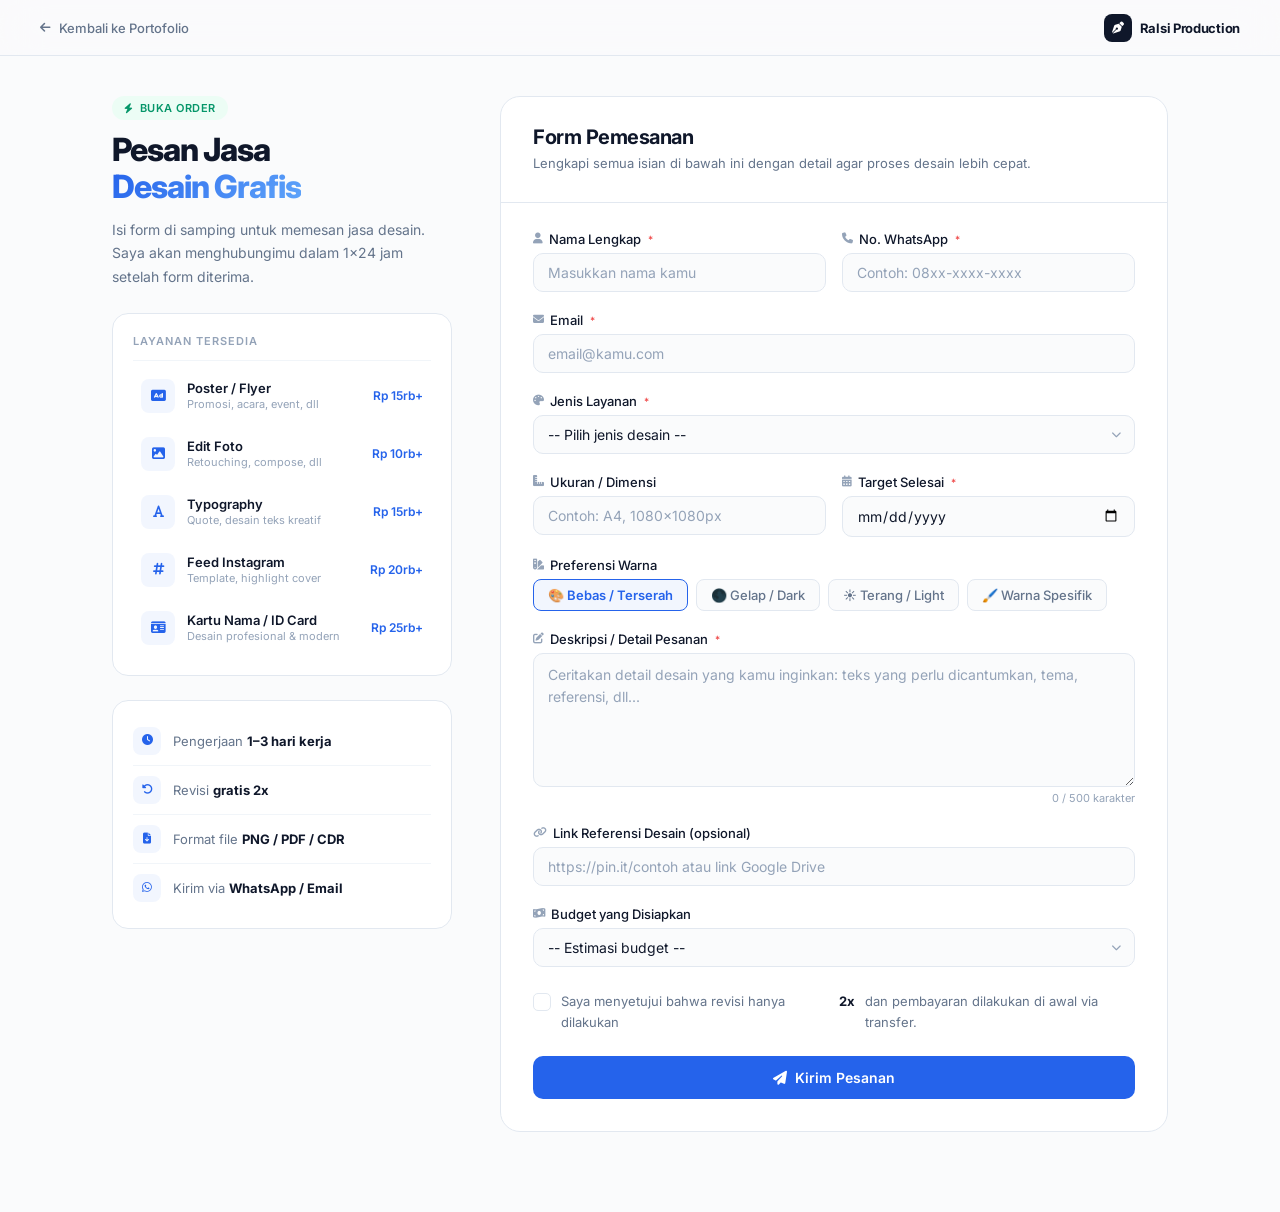
<file: order.html>
<!DOCTYPE html>
<html lang="id">

<head>
    <meta charset="UTF-8">
    <meta name="viewport" content="width=device-width, initial-scale=1.0">
    <meta name="description" content="Form Pemesanan Jasa Desain Grafis - Ralsi Production">
    <title>Order Jasa Desain — Ralsi</title>
    <link rel="stylesheet" href="https://cdnjs.cloudflare.com/ajax/libs/font-awesome/6.5.0/css/all.min.css">
    <link href="https://fonts.googleapis.com/css2?family=Inter:wght@300;400;500;600;700;800&display=swap"
        rel="stylesheet">
    <link rel="stylesheet" href="order.css">
</head>

<body>

    <!-- HEADER -->
    <header class="order-header">
        <a href="index.html" class="back-btn">
            <i class="fa-solid fa-arrow-left"></i> Kembali ke Portofolio
        </a>
        <div class="header-brand">
            <i class="fa-solid fa-pen-nib"></i>
            <span>Ralsi Production</span>
        </div>
    </header>

    <!-- MAIN -->
    <main class="order-main">

        <!-- LEFT: INFO -->
        <aside class="order-info">
            <div class="info-top">
                <span class="info-badge"><i class="fa-solid fa-bolt"></i> Buka Order</span>
                <h1>Pesan Jasa<br><span>Desain Grafis</span></h1>
                <p>Isi form di samping untuk memesan jasa desain. Saya akan menghubungimu dalam 1x24 jam setelah form
                    diterima.</p>
            </div>

            <!-- Layanan tersedia -->
            <div class="service-list">
                <h3>Layanan Tersedia</h3>
                <div class="service-item">
                    <div class="service-icon"><i class="fa-solid fa-rectangle-ad"></i></div>
                    <div>
                        <strong>Poster / Flyer</strong>
                        <span>Promosi, acara, event, dll</span>
                    </div>
                    <div class="service-price">Rp 15rb+</div>
                </div>
                <div class="service-item">
                    <div class="service-icon"><i class="fa-solid fa-image"></i></div>
                    <div>
                        <strong>Edit Foto</strong>
                        <span>Retouching, compose, dll</span>
                    </div>
                    <div class="service-price">Rp 10rb+</div>
                </div>
                <div class="service-item">
                    <div class="service-icon"><i class="fa-solid fa-font"></i></div>
                    <div>
                        <strong>Typography</strong>
                        <span>Quote, desain teks kreatif</span>
                    </div>
                    <div class="service-price">Rp 15rb+</div>
                </div>
                <div class="service-item">
                    <div class="service-icon"><i class="fa-solid fa-hashtag"></i></div>
                    <div>
                        <strong>Feed Instagram</strong>
                        <span>Template, highlight cover</span>
                    </div>
                    <div class="service-price">Rp 20rb+</div>
                </div>
                <div class="service-item">
                    <div class="service-icon"><i class="fa-solid fa-id-card"></i></div>
                    <div>
                        <strong>Kartu Nama / ID Card</strong>
                        <span>Desain profesional & modern</span>
                    </div>
                    <div class="service-price">Rp 25rb+</div>
                </div>
            </div>

            <!-- Info tambahan -->
            <div class="info-notes">
                <div class="note-item">
                    <i class="fa-solid fa-clock"></i>
                    <span>Pengerjaan <strong>1–3 hari kerja</strong></span>
                </div>
                <div class="note-item">
                    <i class="fa-solid fa-rotate-left"></i>
                    <span>Revisi <strong>gratis 2x</strong></span>
                </div>
                <div class="note-item">
                    <i class="fa-solid fa-file-arrow-down"></i>
                    <span>Format file <strong>PNG / PDF / CDR</strong></span>
                </div>
                <div class="note-item">
                    <i class="fa-brands fa-whatsapp"></i>
                    <span>Kirim via <strong>WhatsApp / Email</strong></span>
                </div>
            </div>
        </aside>

        <!-- RIGHT: FORM -->
        <section class="order-form-wrap">
            <div class="form-card">
                <div class="form-card-header">
                    <h2>Form Pemesanan</h2>
                    <p>Lengkapi semua isian di bawah ini dengan detail agar proses desain lebih cepat.</p>
                </div>

                <form id="orderForm" class="order-form" onsubmit="handleSubmit(event)">

                    <!-- Nama & Kontak -->
                    <div class="form-row">
                        <div class="form-group">
                            <label for="nama"><i class="fa-solid fa-user"></i> Nama Lengkap <span
                                    class="req">*</span></label>
                            <input type="text" id="nama" name="nama" placeholder="Masukkan nama kamu" required>
                        </div>
                        <div class="form-group">
                            <label for="kontak"><i class="fa-solid fa-phone"></i> No. WhatsApp <span
                                    class="req">*</span></label>
                            <input type="tel" id="kontak" name="kontak" placeholder="Contoh: 08xx-xxxx-xxxx" required>
                        </div>
                    </div>

                    <!-- Email -->
                    <div class="form-group">
                        <label for="email"><i class="fa-solid fa-envelope"></i> Email <span class="req">*</span></label>
                        <input type="email" id="email" name="email" placeholder="email@kamu.com" required>
                    </div>

                    <!-- Jenis Layanan -->
                    <div class="form-group">
                        <label for="layanan"><i class="fa-solid fa-palette"></i> Jenis Layanan <span
                                class="req">*</span></label>
                        <div class="select-wrap">
                            <select id="layanan" name="layanan" required>
                                <option value="" disabled selected>-- Pilih jenis desain --</option>
                                <option value="poster">🎨 Poster / Flyer</option>
                                <option value="foto">🖼️ Edit Foto</option>
                                <option value="typography">✍️ Typography</option>
                                <option value="feed">📷 Feed Instagram</option>
                                <option value="kartu">🪪 Kartu Nama / ID Card</option>
                                <option value="lainnya">✨ Lainnya (sebutkan di deskripsi)</option>
                            </select>
                            <i class="fa-solid fa-chevron-down select-arrow"></i>
                        </div>
                    </div>

                    <!-- Ukuran & Deadline -->
                    <div class="form-row">
                        <div class="form-group">
                            <label for="ukuran"><i class="fa-solid fa-ruler-combined"></i> Ukuran / Dimensi</label>
                            <input type="text" id="ukuran" name="ukuran" placeholder="Contoh: A4, 1080x1080px">
                        </div>
                        <div class="form-group">
                            <label for="deadline"><i class="fa-solid fa-calendar-days"></i> Target Selesai <span
                                    class="req">*</span></label>
                            <input type="date" id="deadline" name="deadline" required>
                        </div>
                    </div>

                    <!-- Warna Preferensi -->
                    <div class="form-group">
                        <label><i class="fa-solid fa-swatchbook"></i> Preferensi Warna</label>
                        <div class="color-options">
                            <label class="color-opt">
                                <input type="radio" name="warna" value="bebas" checked>
                                <span class="color-pill terserah">🎨 Bebas / Terserah</span>
                            </label>
                            <label class="color-opt">
                                <input type="radio" name="warna" value="gelap">
                                <span class="color-pill dark">🌑 Gelap / Dark</span>
                            </label>
                            <label class="color-opt">
                                <input type="radio" name="warna" value="terang">
                                <span class="color-pill light">☀️ Terang / Light</span>
                            </label>
                            <label class="color-opt">
                                <input type="radio" name="warna" value="custom">
                                <span class="color-pill custom">🖌️ Warna Spesifik</span>
                            </label>
                        </div>
                    </div>

                    <!-- Deskripsi -->
                    <div class="form-group">
                        <label for="deskripsi"><i class="fa-solid fa-pen-to-square"></i> Deskripsi / Detail Pesanan
                            <span class="req">*</span></label>
                        <textarea id="deskripsi" name="deskripsi" rows="5"
                            placeholder="Ceritakan detail desain yang kamu inginkan: teks yang perlu dicantumkan, tema, referensi, dll..."
                            required></textarea>
                        <span class="char-count" id="charCount">0 / 500 karakter</span>
                    </div>

                    <!-- Referensi -->
                    <div class="form-group">
                        <label for="referensi"><i class="fa-solid fa-link"></i> Link Referensi Desain (opsional)</label>
                        <input type="url" id="referensi" name="referensi"
                            placeholder="https://pin.it/contoh atau link Google Drive">
                    </div>

                    <!-- Budget -->
                    <div class="form-group">
                        <label for="budget"><i class="fa-solid fa-money-bill-wave"></i> Budget yang Disiapkan</label>
                        <div class="select-wrap">
                            <select id="budget" name="budget">
                                <option value="" disabled selected>-- Estimasi budget --</option>
                                <option value="10-15">Rp 10.000 – Rp 15.000</option>
                                <option value="15-30">Rp 15.000 – Rp 30.000</option>
                                <option value="30-50">Rp 30.000 – Rp 50.000</option>
                                <option value="50-100">Rp 50.000 – Rp 100.000</option>
                                <option value="100+">Lebih dari Rp 100.000</option>
                                <option value="diskusi">Fleksibel / Diskusi</option>
                            </select>
                            <i class="fa-solid fa-chevron-down select-arrow"></i>
                        </div>
                    </div>

                    <!-- Persetujuan -->
                    <div class="form-check">
                        <label class="check-label">
                            <input type="checkbox" id="setuju" required>
                            <span class="checkmark"></span>
                            Saya menyetujui bahwa revisi hanya dilakukan <strong>2x</strong> dan pembayaran dilakukan di
                            awal via transfer.
                        </label>
                    </div>

                    <button type="submit" class="btn-submit" id="submitBtn">
                        <i class="fa-solid fa-paper-plane"></i>
                        Kirim Pesanan
                    </button>

                </form>
            </div>
        </section>

    </main>

    <!-- SUCCESS OVERLAY -->
    <div class="success-overlay" id="successOverlay">
        <div class="success-card">
            <div class="success-icon">
                <i class="fa-solid fa-circle-check"></i>
            </div>
            <h2>Pesanan Terkirim! 🎉</h2>
            <p>Terima kasih sudah memesan! Saya akan menghubungimu melalui WhatsApp / Email dalam <strong>1×24
                    jam</strong>.</p>
            <div class="success-actions">
                <a href="index.html" class="btn-back-portfolio">
                    <i class="fa-solid fa-arrow-left"></i> Kembali ke Portofolio
                </a>
                <button onclick="closeSuccess()" class="btn-order-again">
                    <i class="fa-solid fa-plus"></i> Pesan Lagi
                </button>
            </div>
        </div>
    </div>

    <script>
        // Char counter untuk textarea
        const deskripsi = document.getElementById('deskripsi');
        const charCount = document.getElementById('charCount');
        deskripsi.addEventListener('input', () => {
            const len = deskripsi.value.length;
            charCount.textContent = `${len} / 500 karakter`;
            charCount.style.color = len > 450 ? '#ef4444' : '#9ca3af';
        });

        // Set min date = today
        const deadlineInput = document.getElementById('deadline');
        const today = new Date().toISOString().split('T')[0];
        deadlineInput.setAttribute('min', today);

        // Submit handler
        function handleSubmit(e) {
            e.preventDefault();
            const btn = document.getElementById('submitBtn');
            btn.innerHTML = '<i class="fa-solid fa-spinner fa-spin"></i> Mengirim...';
            btn.disabled = true;

            // Simulasi delay pengiriman
            setTimeout(() => {
                document.getElementById('successOverlay').classList.add('active');
                btn.innerHTML = '<i class="fa-solid fa-paper-plane"></i> Kirim Pesanan';
                btn.disabled = false;
            }, 1800);
        }

        function closeSuccess() {
            document.getElementById('successOverlay').classList.remove('active');
            document.getElementById('orderForm').reset();
            charCount.textContent = '0 / 500 karakter';
        }
    </script>

</body>

</html>
</file>
<file: order.css>
@import url('https://fonts.googleapis.com/css2?family=Inter:wght@300;400;500;600;700;800&display=swap');

*,
*::before,
*::after {
    margin: 0;
    padding: 0;
    box-sizing: border-box;
}

:root {
    --accent: #2563eb;
    --accent-light: #60a5fa;
    --accent-soft: rgba(37, 99, 235, 0.06);
    --accent-border: rgba(37, 99, 235, 0.12);
    --bg: #fafbfc;
    --surface: #ffffff;
    --text: #0f172a;
    --text-secondary: #64748b;
    --text-muted: #94a3b8;
    --border: #e2e8f0;
    --border-light: #f1f5f9;
    --shadow-sm: 0 1px 2px rgba(0, 0, 0, 0.04);
    --shadow: 0 4px 16px rgba(0, 0, 0, 0.06);
    --shadow-lg: 0 12px 40px rgba(0, 0, 0, 0.08);
    --radius: 12px;
    --radius-lg: 16px;
    --radius-xl: 20px;
    --transition: 0.2s cubic-bezier(0.4, 0, 0.2, 1);
}

html {
    scroll-behavior: smooth;
}

body {
    font-family: 'Inter', -apple-system, BlinkMacSystemFont, sans-serif;
    background: var(--bg);
    color: var(--text);
    min-height: 100vh;
    -webkit-font-smoothing: antialiased;
    -moz-osx-font-smoothing: grayscale;
}

/* ===========================
   HEADER — minimal & clean
   =========================== */
.order-header {
    position: sticky;
    top: 0;
    z-index: 100;
    background: rgba(250, 251, 252, 0.8);
    backdrop-filter: blur(20px);
    -webkit-backdrop-filter: blur(20px);
    border-bottom: 1px solid var(--border);
    padding: 0 40px;
    height: 56px;
    display: flex;
    align-items: center;
    justify-content: space-between;
}

.back-btn {
    display: inline-flex;
    align-items: center;
    gap: 8px;
    text-decoration: none;
    font-size: 13px;
    font-weight: 500;
    color: var(--text-secondary);
    transition: all var(--transition);
    padding: 6px 12px;
    border-radius: 8px;
    margin-left: -12px;
}

.back-btn:hover {
    color: var(--text);
    background: var(--border-light);
}

.back-btn i {
    font-size: 12px;
    transition: transform var(--transition);
}

.back-btn:hover i {
    transform: translateX(-2px);
}

.header-brand {
    display: flex;
    align-items: center;
    gap: 8px;
    font-size: 13px;
    font-weight: 700;
    color: var(--text);
    letter-spacing: -0.3px;
}

.header-brand i {
    width: 28px;
    height: 28px;
    background: var(--text);
    border-radius: 8px;
    display: flex;
    align-items: center;
    justify-content: center;
    color: #fff;
    font-size: 12px;
}

/* ===========================
   MAIN LAYOUT
   =========================== */
.order-main {
    max-width: 1120px;
    margin: 0 auto;
    padding: 40px 32px 80px;
    display: grid;
    grid-template-columns: 340px 1fr;
    gap: 48px;
    align-items: start;
}

/* ===========================
   LEFT: INFO PANEL — minimal
   =========================== */
.order-info {
    display: flex;
    flex-direction: column;
    gap: 24px;
    position: sticky;
    top: 80px;
}

.info-top {
    display: flex;
    flex-direction: column;
    gap: 12px;
}

.info-badge {
    display: inline-flex;
    align-items: center;
    gap: 6px;
    background: #ecfdf5;
    color: #059669;
    padding: 5px 12px;
    border-radius: 100px;
    font-size: 11px;
    font-weight: 600;
    letter-spacing: 0.5px;
    text-transform: uppercase;
    width: fit-content;
}

.info-badge i {
    font-size: 10px;
}

.info-top h1 {
    font-size: 32px;
    font-weight: 800;
    line-height: 1.15;
    letter-spacing: -1px;
    color: var(--text);
}

.info-top h1 span {
    background: linear-gradient(135deg, var(--accent), var(--accent-light));
    -webkit-background-clip: text;
    -webkit-text-fill-color: transparent;
    background-clip: text;
}

.info-top p {
    font-size: 14px;
    color: var(--text-secondary);
    line-height: 1.7;
}

/* Service List */
.service-list {
    background: var(--surface);
    border: 1px solid var(--border);
    border-radius: var(--radius-lg);
    padding: 20px;
    display: flex;
    flex-direction: column;
    gap: 4px;
}

.service-list h3 {
    font-size: 11px;
    font-weight: 600;
    color: var(--text-muted);
    text-transform: uppercase;
    letter-spacing: 1px;
    padding-bottom: 12px;
    margin-bottom: 4px;
    border-bottom: 1px solid var(--border-light);
}

.service-item {
    display: flex;
    align-items: center;
    gap: 12px;
    padding: 10px 8px;
    border-radius: 10px;
    transition: background var(--transition);
    cursor: default;
}

.service-item:hover {
    background: var(--border-light);
}

.service-icon {
    width: 34px;
    height: 34px;
    border-radius: 8px;
    background: var(--accent-soft);
    color: var(--accent);
    display: flex;
    align-items: center;
    justify-content: center;
    font-size: 13px;
    flex-shrink: 0;
}

.service-item>div:nth-child(2) {
    flex: 1;
    display: flex;
    flex-direction: column;
    gap: 1px;
}

.service-item strong {
    font-size: 13px;
    font-weight: 600;
    color: var(--text);
}

.service-item span {
    font-size: 11px;
    color: var(--text-muted);
}

.service-price {
    font-size: 12px;
    font-weight: 600;
    color: var(--accent);
    white-space: nowrap;
}

/* Info Notes */
.info-notes {
    background: var(--surface);
    border: 1px solid var(--border);
    border-radius: var(--radius-lg);
    padding: 16px 20px;
    display: flex;
    flex-direction: column;
    gap: 0;
}

.note-item {
    display: flex;
    align-items: center;
    gap: 12px;
    font-size: 13px;
    color: var(--text-secondary);
    padding: 10px 0;
}

.note-item:not(:last-child) {
    border-bottom: 1px solid var(--border-light);
}

.note-item i {
    width: 28px;
    height: 28px;
    border-radius: 8px;
    background: var(--accent-soft);
    color: var(--accent);
    display: flex;
    align-items: center;
    justify-content: center;
    font-size: 11px;
    flex-shrink: 0;
}

.note-item strong {
    color: var(--text);
}

/* ===========================
   RIGHT: FORM CARD — clean
   =========================== */
.form-card {
    background: var(--surface);
    border: 1px solid var(--border);
    border-radius: var(--radius-xl);
    overflow: hidden;
}

.form-card-header {
    padding: 28px 32px;
    border-bottom: 1px solid var(--border);
}

.form-card-header h2 {
    font-size: 20px;
    font-weight: 700;
    letter-spacing: -0.5px;
    color: var(--text);
    margin-bottom: 4px;
}

.form-card-header p {
    font-size: 13px;
    color: var(--text-secondary);
    line-height: 1.6;
}

.order-form {
    padding: 28px 32px 32px;
    display: flex;
    flex-direction: column;
    gap: 20px;
}

.form-row {
    display: grid;
    grid-template-columns: 1fr 1fr;
    gap: 16px;
}

.form-group {
    display: flex;
    flex-direction: column;
    gap: 6px;
}

.form-group label {
    font-size: 13px;
    font-weight: 500;
    color: var(--text);
    display: flex;
    align-items: center;
    gap: 6px;
}

.form-group label i {
    color: var(--text-muted);
    font-size: 11px;
}

.req {
    color: #ef4444;
    font-size: 10px;
    margin-left: 1px;
}

.form-group input,
.form-group textarea,
.form-group select {
    width: 100%;
    padding: 10px 14px;
    border: 1px solid var(--border);
    border-radius: 10px;
    font-size: 14px;
    font-family: 'Inter', sans-serif;
    color: var(--text);
    background: var(--bg);
    outline: none;
    transition: all var(--transition);
}

.form-group input:hover,
.form-group textarea:hover,
.form-group select:hover {
    border-color: #cbd5e1;
}

.form-group input:focus,
.form-group textarea:focus,
.form-group select:focus {
    border-color: var(--accent);
    box-shadow: 0 0 0 3px rgba(37, 99, 235, 0.08);
    background: #fff;
}

.form-group input::placeholder,
.form-group textarea::placeholder {
    color: var(--text-muted);
    font-weight: 400;
}

.form-group textarea {
    resize: vertical;
    min-height: 110px;
    line-height: 1.6;
}

.select-wrap {
    position: relative;
}

.select-wrap select {
    appearance: none;
    cursor: pointer;
    padding-right: 38px;
}

.select-arrow {
    position: absolute;
    right: 14px;
    top: 50%;
    transform: translateY(-50%);
    color: var(--text-muted);
    font-size: 10px;
    pointer-events: none;
}

.char-count {
    font-size: 11px;
    color: var(--text-muted);
    text-align: right;
    margin-top: -2px;
}

/* Color Radio Options */
.color-options {
    display: flex;
    flex-wrap: wrap;
    gap: 8px;
}

.color-opt {
    cursor: pointer;
}

.color-opt input {
    display: none;
}

.color-pill {
    display: inline-flex;
    align-items: center;
    padding: 7px 14px;
    border-radius: 8px;
    font-size: 13px;
    font-weight: 500;
    border: 1px solid var(--border);
    background: var(--bg);
    transition: all var(--transition);
    cursor: pointer;
    color: var(--text-secondary);
}

.color-pill:hover {
    border-color: #cbd5e1;
    background: #fff;
}

.color-opt input:checked+.color-pill {
    border-color: var(--accent);
    background: rgba(37, 99, 235, 0.06);
    color: var(--accent);
    font-weight: 600;
}

/* Checkbox */
.form-check {
    margin-top: 4px;
}

.check-label {
    display: flex;
    align-items: flex-start;
    gap: 10px;
    font-size: 13px;
    color: var(--text-secondary);
    cursor: pointer;
    line-height: 1.6;
}

.check-label input[type="checkbox"] {
    display: none;
}

.checkmark {
    width: 18px;
    height: 18px;
    min-width: 18px;
    border: 1.5px solid var(--border);
    border-radius: 5px;
    display: flex;
    align-items: center;
    justify-content: center;
    transition: all var(--transition);
    margin-top: 2px;
}

.check-label input:checked~.checkmark {
    background: var(--accent);
    border-color: var(--accent);
}

.check-label input:checked~.checkmark::after {
    content: '✓';
    color: #fff;
    font-size: 11px;
    font-weight: 700;
}

.check-label strong {
    color: var(--text);
}

/* Submit Button */
.btn-submit {
    width: 100%;
    padding: 13px;
    background: var(--accent);
    color: #fff;
    font-size: 14px;
    font-weight: 600;
    font-family: 'Inter', sans-serif;
    border: none;
    border-radius: 10px;
    cursor: pointer;
    display: flex;
    align-items: center;
    justify-content: center;
    gap: 8px;
    transition: all var(--transition);
    margin-top: 4px;
}

.btn-submit:hover:not(:disabled) {
    background: #1d4ed8;
    transform: translateY(-1px);
    box-shadow: 0 4px 12px rgba(37, 99, 235, 0.3);
}

.btn-submit:active:not(:disabled) {
    transform: translateY(0);
}

.btn-submit:disabled {
    opacity: 0.65;
    cursor: not-allowed;
    transform: none;
}

/* ===========================
   SUCCESS OVERLAY
   =========================== */
.success-overlay {
    position: fixed;
    inset: 0;
    background: rgba(15, 23, 42, 0.5);
    backdrop-filter: blur(8px);
    -webkit-backdrop-filter: blur(8px);
    display: flex;
    align-items: center;
    justify-content: center;
    z-index: 9999;
    opacity: 0;
    pointer-events: none;
    transition: opacity 0.3s ease;
    padding: 24px;
}

.success-overlay.active {
    opacity: 1;
    pointer-events: all;
}

.success-card {
    background: #fff;
    border-radius: var(--radius-xl);
    padding: 44px 36px;
    max-width: 420px;
    width: 100%;
    text-align: center;
    display: flex;
    flex-direction: column;
    align-items: center;
    gap: 14px;
    box-shadow: var(--shadow-lg);
    transform: scale(0.95) translateY(10px);
    transition: transform 0.3s cubic-bezier(0.4, 0, 0.2, 1);
}

.success-overlay.active .success-card {
    transform: scale(1) translateY(0);
}

.success-icon {
    width: 60px;
    height: 60px;
    background: #ecfdf5;
    border-radius: 50%;
    display: flex;
    align-items: center;
    justify-content: center;
    font-size: 26px;
    color: #059669;
}

.success-card h2 {
    font-size: 22px;
    font-weight: 700;
    color: var(--text);
    letter-spacing: -0.3px;
}

.success-card p {
    font-size: 14px;
    color: var(--text-secondary);
    line-height: 1.7;
}

.success-actions {
    display: flex;
    gap: 10px;
    flex-wrap: wrap;
    justify-content: center;
    margin-top: 8px;
    width: 100%;
}

.btn-back-portfolio {
    display: inline-flex;
    align-items: center;
    gap: 8px;
    padding: 10px 20px;
    background: var(--accent);
    color: #fff;
    text-decoration: none;
    font-size: 13px;
    font-weight: 600;
    border-radius: 10px;
    transition: all var(--transition);
    flex: 1;
    justify-content: center;
}

.btn-back-portfolio:hover {
    background: #1d4ed8;
    transform: translateY(-1px);
}

.btn-order-again {
    display: inline-flex;
    align-items: center;
    gap: 8px;
    padding: 10px 20px;
    background: transparent;
    color: var(--text);
    font-size: 13px;
    font-weight: 600;
    font-family: 'Inter', sans-serif;
    border: 1px solid var(--border);
    border-radius: 10px;
    cursor: pointer;
    transition: all var(--transition);
    flex: 1;
    justify-content: center;
}

.btn-order-again:hover {
    border-color: #cbd5e1;
    background: var(--border-light);
}

/* ===========================
   ANIMATIONS
   =========================== */
@keyframes fadeInUp {
    from {
        opacity: 0;
        transform: translateY(12px);
    }

    to {
        opacity: 1;
        transform: translateY(0);
    }
}

.order-info {
    animation: fadeInUp 0.5s ease both;
}

.form-card {
    animation: fadeInUp 0.5s 0.1s ease both;
}

/* ===========================
   RESPONSIVE
   =========================== */
@media (max-width: 1024px) {
    .order-main {
        grid-template-columns: 1fr;
        gap: 32px;
    }

    .order-info {
        position: static;
    }
}

@media (max-width: 640px) {
    .order-main {
        padding: 24px 16px 60px;
    }

    .order-header {
        padding: 0 20px;
    }

    .order-form {
        padding: 24px 20px 28px;
    }

    .form-card-header {
        padding: 24px 20px;
    }

    .form-row {
        grid-template-columns: 1fr;
    }

    .color-options {
        flex-direction: column;
    }

    .success-card {
        padding: 36px 24px;
    }
}
</file>
